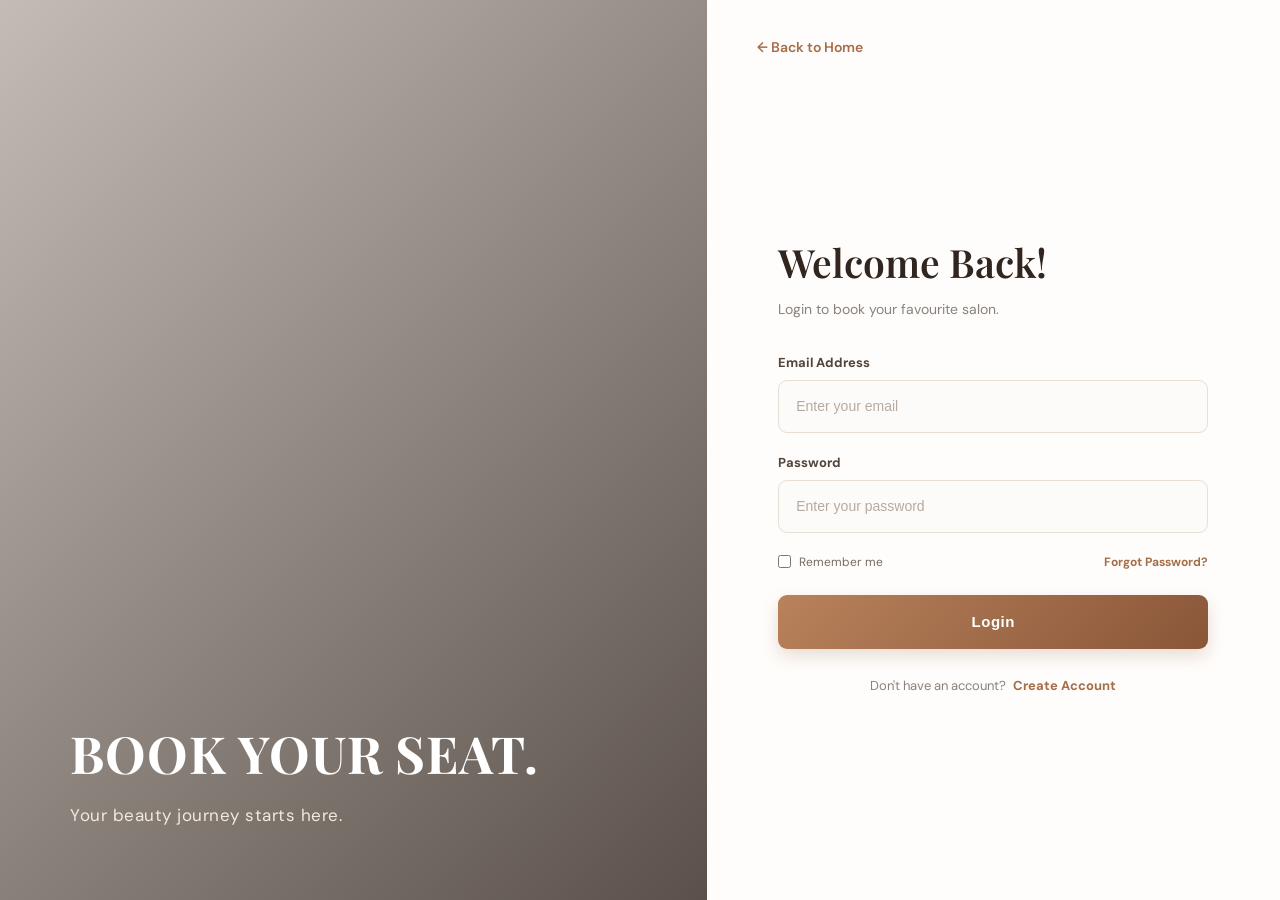
<file: src/main/resources/static/login.html>
<!DOCTYPE html>
<html lang="en">
<head>
    <meta charset="UTF-8">
    <meta name="viewport" content="width=device-width, initial-scale=1.0">

    <title>Login | BOOK YOUR SEAT</title>

    <link rel="stylesheet" href="auth.css">
</head>

<body>

<div class="auth-container">

    <!-- Left Side -->
    <div class="auth-image">
        <div class="image-overlay">
            <h1>BOOK YOUR SEAT.</h1>
            <p>Your beauty journey starts here.</p>
        </div>
    </div>

    <!-- Login Form -->
    <div class="auth-form-container">

        <a href="Index.html" class="back-home">
            ← Back to Home
        </a>

        <div class="auth-form">

            <h2>Welcome Back!</h2>

            <p class="auth-subtitle">
                Login to book your favourite salon.
            </p>

            <form id="loginForm">

                <div class="form-group">
                    <label for="email">Email Address</label>

                    <input
                            type="email"
                            id="email"
                            placeholder="Enter your email"
                            required
                    >
                </div>

                <div class="form-group">
                    <label for="password">Password</label>

                    <input
                            type="password"
                            id="password"
                            placeholder="Enter your password"
                            required
                    >
                </div>

                <div class="form-options">
                    <label>
                        <input type="checkbox" id="remember">
                        Remember me
                    </label>

                    <a href="#" id="forgotPassword">
                        Forgot Password?
                    </a>
                </div>

                <button type="submit" class="auth-button">
                    Login
                </button>

            </form>

            <p class="switch-auth">
                Don't have an account?
                <a href="signup.html">Create Account</a>
            </p>
        </div>

    </div>

</div>

<script src="auth.js"></script>

</body>
</html>
</file>
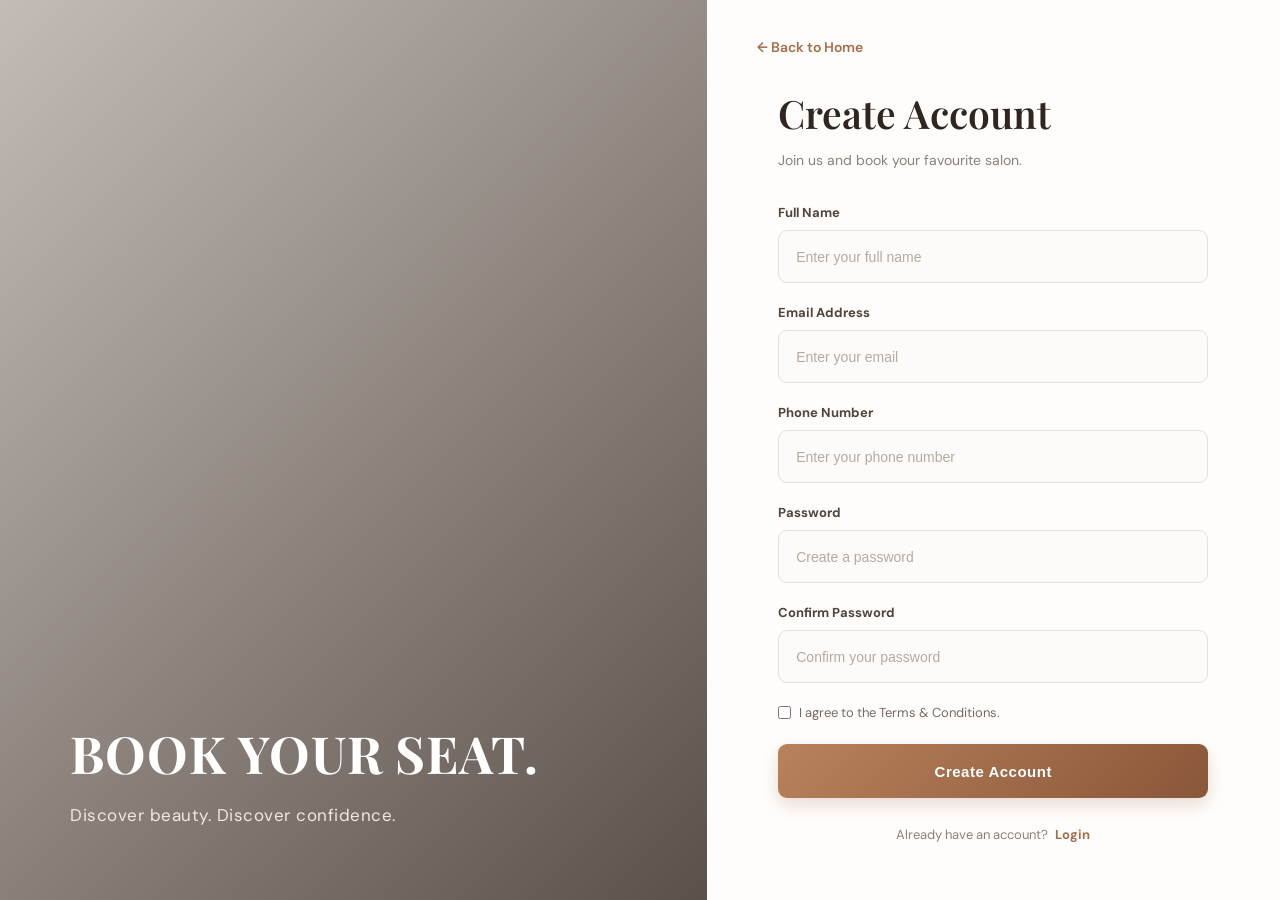
<file: src/main/resources/static/signup.html>
<!DOCTYPE html>
<html lang="en">
<head>
    <meta charset="UTF-8">
    <meta name="viewport" content="width=device-width, initial-scale=1.0">

    <title>Sign Up | BOOK YOUR SEAT</title>

    <link rel="stylesheet" href="auth.css">
</head>

<body>

<div class="auth-container">

    <!-- Left Side -->
    <div class="auth-image">
        <div class="image-overlay">
            <h1>BOOK YOUR SEAT.</h1>
            <p>Discover beauty. Discover confidence.</p>
        </div>
    </div>

    <!-- Signup Form -->
    <div class="auth-form-container">

        <a href="Index.html" class="back-home">
            ← Back to Home
        </a>

        <div class="auth-form">

            <h2>Create Account</h2>

            <p class="auth-subtitle">
                Join us and book your favourite salon.
            </p>

            <form id="signupForm">

                <div class="form-group">
                    <label for="fullName">Full Name</label>

                    <input
                            type="text"
                            id="fullName"
                            placeholder="Enter your full name"
                            required
                    >
                </div>

                <div class="form-group">
                    <label for="signupEmail">Email Address</label>

                    <input
                            type="email"
                            id="signupEmail"
                            placeholder="Enter your email"
                            required
                    >
                </div>

                <div class="form-group">
                    <label for="phone">Phone Number</label>

                    <input
                            type="tel"
                            id="phone"
                            placeholder="Enter your phone number"
                            pattern="[0-9]{10}"
                            maxlength="10"
                            required
                    >
                </div>

                <div class="form-group">
                    <label for="signupPassword">Password</label>

                    <input
                            type="password"
                            id="signupPassword"
                            placeholder="Create a password"
                            minlength="8"
                            required
                    >
                </div>

                <div class="form-group">
                    <label for="confirmPassword">Confirm Password</label>

                    <input
                            type="password"
                            id="confirmPassword"
                            placeholder="Confirm your password"
                            minlength="8"
                            required
                    >
                </div>

                <label class="terms">
                    <input type="checkbox" id="terms" required>
                    I agree to the Terms & Conditions.
                </label>

                <button type="submit" class="auth-button">
                    Create Account
                </button>

            </form>

            <p class="switch-auth">
                Already have an account?
                <a href="login.html">Login</a>
            </p>
        </div>

    </div>

</div>

<script src="auth.js"></script>

</body>
</html>
</file>
<file: src/main/resources/static/auth.css>
/* =================================
   BOOK YOUR SEAT - AUTHENTICATION
================================= */

@import url('https://fonts.googleapis.com/css2?family=DM+Sans:wght@400;500;600;700&family=Playfair+Display:wght@500;600;700&display=swap');

:root {
    --primary: #a56d48;
    --primary-dark: #805034;
    --cream: #f8f2ec;
    --white: #ffffff;
    --text: #30251f;
    --muted: #8b817a;
    --border: #e9ded4;
}

* {
    margin: 0;
    padding: 0;
    box-sizing: border-box;
}

body {
    font-family: 'DM Sans', sans-serif;
    background: var(--cream);
    color: var(--text);
}

/* MAIN CONTAINER */

.auth-container {
    display: flex;
    min-height: 100vh;
    width: 100%;
    overflow: hidden;
}

/* LEFT IMAGE PANEL */

.auth-image {
    flex: 1.1;
    min-height: 100vh;
    position: relative;

    background:
            linear-gradient(
                    135deg,
                    rgba(38, 27, 20, 0.25),
                    rgba(38, 27, 20, 0.75)
            ),
            url("https://images.unsplash.com/photo-1560066984-138dadb4c035?w=1400")
            center/cover no-repeat;

    display: flex;
    align-items: flex-end;
    padding: 70px;
}

.image-overlay {
    color: white;
    max-width: 520px;
    animation: slideUp 1s ease;
}

.image-overlay h1 {
    font-family: 'Playfair Display', serif;
    font-size: clamp(38px, 4vw, 62px);
    line-height: 1.15;
    letter-spacing: 1px;
    margin-bottom: 18px;
}

.image-overlay p {
    font-size: 17px;
    color: #f2e9df;
    letter-spacing: 0.5px;
    line-height: 1.7;
}

/* RIGHT FORM PANEL */

.auth-form-container {
    flex: 0.9;
    background: #fffdfb;
    padding: 35px 55px;

    display: flex;
    flex-direction: column;
    justify-content: center;
    position: relative;
}

.back-home {
    position: absolute;
    top: 38px;
    left: 50px;

    color: var(--primary);
    text-decoration: none;
    font-weight: 600;
    font-size: 14px;

    transition: 0.3s;
}

.back-home:hover {
    color: var(--primary-dark);
    transform: translateX(-4px);
}

/* FORM */

.auth-form {
    width: 100%;
    max-width: 430px;
    margin: 50px auto 20px;
    animation: fadeIn 0.8s ease;
}

.auth-form h2 {
    font-family: 'Playfair Display', serif;
    font-size: 39px;
    font-weight: 600;
    color: var(--text);
    margin-bottom: 10px;
}

.auth-subtitle {
    font-size: 14px;
    color: var(--muted);
    margin-bottom: 32px;
    line-height: 1.7;
}

/* INPUT FIELDS */

.form-group {
    margin-bottom: 21px;
}

.form-group label {
    display: block;
    font-size: 13px;
    font-weight: 700;
    margin-bottom: 9px;
    color: #51443b;
}

.form-group input {
    width: 100%;
    height: 53px;
    padding: 0 17px;

    border: 1px solid var(--border);
    border-radius: 9px;

    background: #fdfbf9;
    color: var(--text);

    outline: none;
    font-size: 14px;

    transition: all 0.3s ease;
}

.form-group input::placeholder {
    color: #b6aaa0;
}

.form-group input:hover {
    border-color: #c9a88e;
}

.form-group input:focus {
    border-color: var(--primary);
    background: white;
    box-shadow: 0 0 0 4px rgba(165, 109, 72, 0.10);
}

/* FORM OPTIONS */

.form-options {
    display: flex;
    justify-content: space-between;
    align-items: center;
    gap: 10px;
    font-size: 12px;
    margin: 4px 0 25px;
}

.form-options label,
.terms {
    display: flex;
    align-items: center;
    gap: 8px;
    color: #766b63;
}

input[type="checkbox"] {
    accent-color: var(--primary);
    cursor: pointer;
}

.form-options a,
.switch-auth a {
    color: var(--primary);
    font-weight: 700;
    text-decoration: none;
    transition: 0.3s;
}

.form-options a:hover,
.switch-auth a:hover {
    color: var(--primary-dark);
    text-decoration: underline;
}

/* TERMS */

.terms {
    font-size: 13px;
    margin: 18px 0 23px;
}

/* MAIN BUTTON */

.auth-button {
    width: 100%;
    height: 54px;

    border: none;
    border-radius: 9px;

    background: linear-gradient(
            135deg,
            #b9825c,
            #895638
    );

    color: white;
    font-size: 15px;
    font-weight: 700;
    letter-spacing: 0.5px;

    cursor: pointer;

    box-shadow: 0 7px 18px rgba(137, 86, 56, 0.20);
    transition: all 0.3s ease;
}

.auth-button:hover {
    transform: translateY(-3px);
    box-shadow: 0 11px 24px rgba(137, 86, 56, 0.30);
    background: linear-gradient(
            135deg,
            #a56d48,
            #70452c
    );
}

.auth-button:active {
    transform: scale(0.98);
}

/* SWITCH LOGIN AND SIGNUP */

.switch-auth {
    margin-top: 28px;
    text-align: center;
    font-size: 13px;
    color: var(--muted);
}

.switch-auth a {
    margin-left: 4px;
}

/* ANIMATIONS */

@keyframes fadeIn {
    from {
        opacity: 0;
        transform: translateY(15px);
    }

    to {
        opacity: 1;
        transform: translateY(0);
    }
}

@keyframes slideUp {
    from {
        opacity: 0;
        transform: translateY(25px);
    }

    to {
        opacity: 1;
        transform: translateY(0);
    }
}

/* TABLET */

@media (max-width: 1000px) {

    .auth-image {
        padding: 40px;
    }

    .auth-form-container {
        padding: 35px;
    }

    .back-home {
        left: 35px;
    }

    .auth-form h2 {
        font-size: 33px;
    }
}

/* MOBILE */

@media (max-width: 750px) {

    .auth-container {
        min-height: 100vh;
    }

    .auth-image {
        display: none;
    }

    .auth-form-container {
        flex: 1;
        min-height: 100vh;
        padding: 90px 25px 35px;
    }

    .back-home {
        top: 30px;
        left: 25px;
    }

    .auth-form {
        max-width: 460px;
        margin: auto;
    }

    .auth-form h2 {
        font-size: 34px;
    }
}

/* SMALL MOBILE */

@media (max-width: 380px) {

    .auth-form-container {
        padding-left: 18px;
        padding-right: 18px;
    }

    .auth-form h2 {
        font-size: 29px;
    }

    .form-options {
        font-size: 11px;
    }
}

/* CUSTOM TOAST NOTIFICATIONS */

.toast-container {
    position: fixed;
    top: 25px;
    right: 25px;
    z-index: 9999;
    display: flex;
    flex-direction: column;
    gap: 12px;
    width: min(370px, calc(100vw - 40px));
}

.toast {
    position: relative;
    display: flex;
    align-items: center;
    gap: 13px;
    padding: 17px 18px;
    background: #fff;
    border-radius: 12px;
    box-shadow: 0 8px 30px rgba(0,0,0,0.13);
    overflow: hidden;
    animation: toastIn .4s ease forwards;
}

.toast-icon {
    width: 38px;
    height: 38px;
    border-radius: 50%;
    display: grid;
    place-items: center;
    font-size: 19px;
    font-weight: bold;
    flex-shrink: 0;
}

.toast-content {
    flex: 1;
}

.toast-title {
    font-size: 14px;
    font-weight: 700;
    color: #30251f;
    margin-bottom: 4px;
}

.toast-message {
    font-size: 12px;
    color: #81766e;
    line-height: 1.5;
}

.toast-close {
    border: none;
    background: transparent;
    color: #999;
    font-size: 20px;
    cursor: pointer;
}

.toast-close:hover {
    color: #333;
}

.toast-progress {
    position: absolute;
    bottom: 0;
    left: 0;
    height: 3px;
    width: 100%;
    animation: toastProgress 4s linear forwards;
}

/* Notification Types */

.toast.success {
    border-left: 4px solid #28a45a;
}

.toast.success .toast-icon {
    background: #e5f6eb;
    color: #219653;
}

.toast.success .toast-progress {
    background: #28a45a;
}

.toast.error {
    border-left: 4px solid #e34b4b;
}

.toast.error .toast-icon {
    background: #fde9e9;
    color: #d93636;
}

.toast.error .toast-progress {
    background: #e34b4b;
}

.toast.warning {
    border-left: 4px solid #e5a126;
}

.toast.warning .toast-icon {
    background: #fff3dc;
    color: #c48618;
}

.toast.warning .toast-progress {
    background: #e5a126;
}

.toast.info {
    border-left: 4px solid #3986ce;
}

.toast.info .toast-icon {
    background: #e8f2fc;
    color: #347fc2;
}

.toast.info .toast-progress {
    background: #3986ce;
}

/* Animations */

@keyframes toastIn {
    from {
        opacity: 0;
        transform: translateX(40px);
    }
    to {
        opacity: 1;
        transform: translateX(0);
    }
}

@keyframes toastOut {
    to {
        opacity: 0;
        transform: translateX(40px);
    }
}

@keyframes toastProgress {
    from { width: 100%; }
    to { width: 0%; }
}

@media(max-width: 500px) {
    .toast-container {
        top: 12px;
        right: 10px;
        width: calc(100% - 20px);
    }
}
</file>
